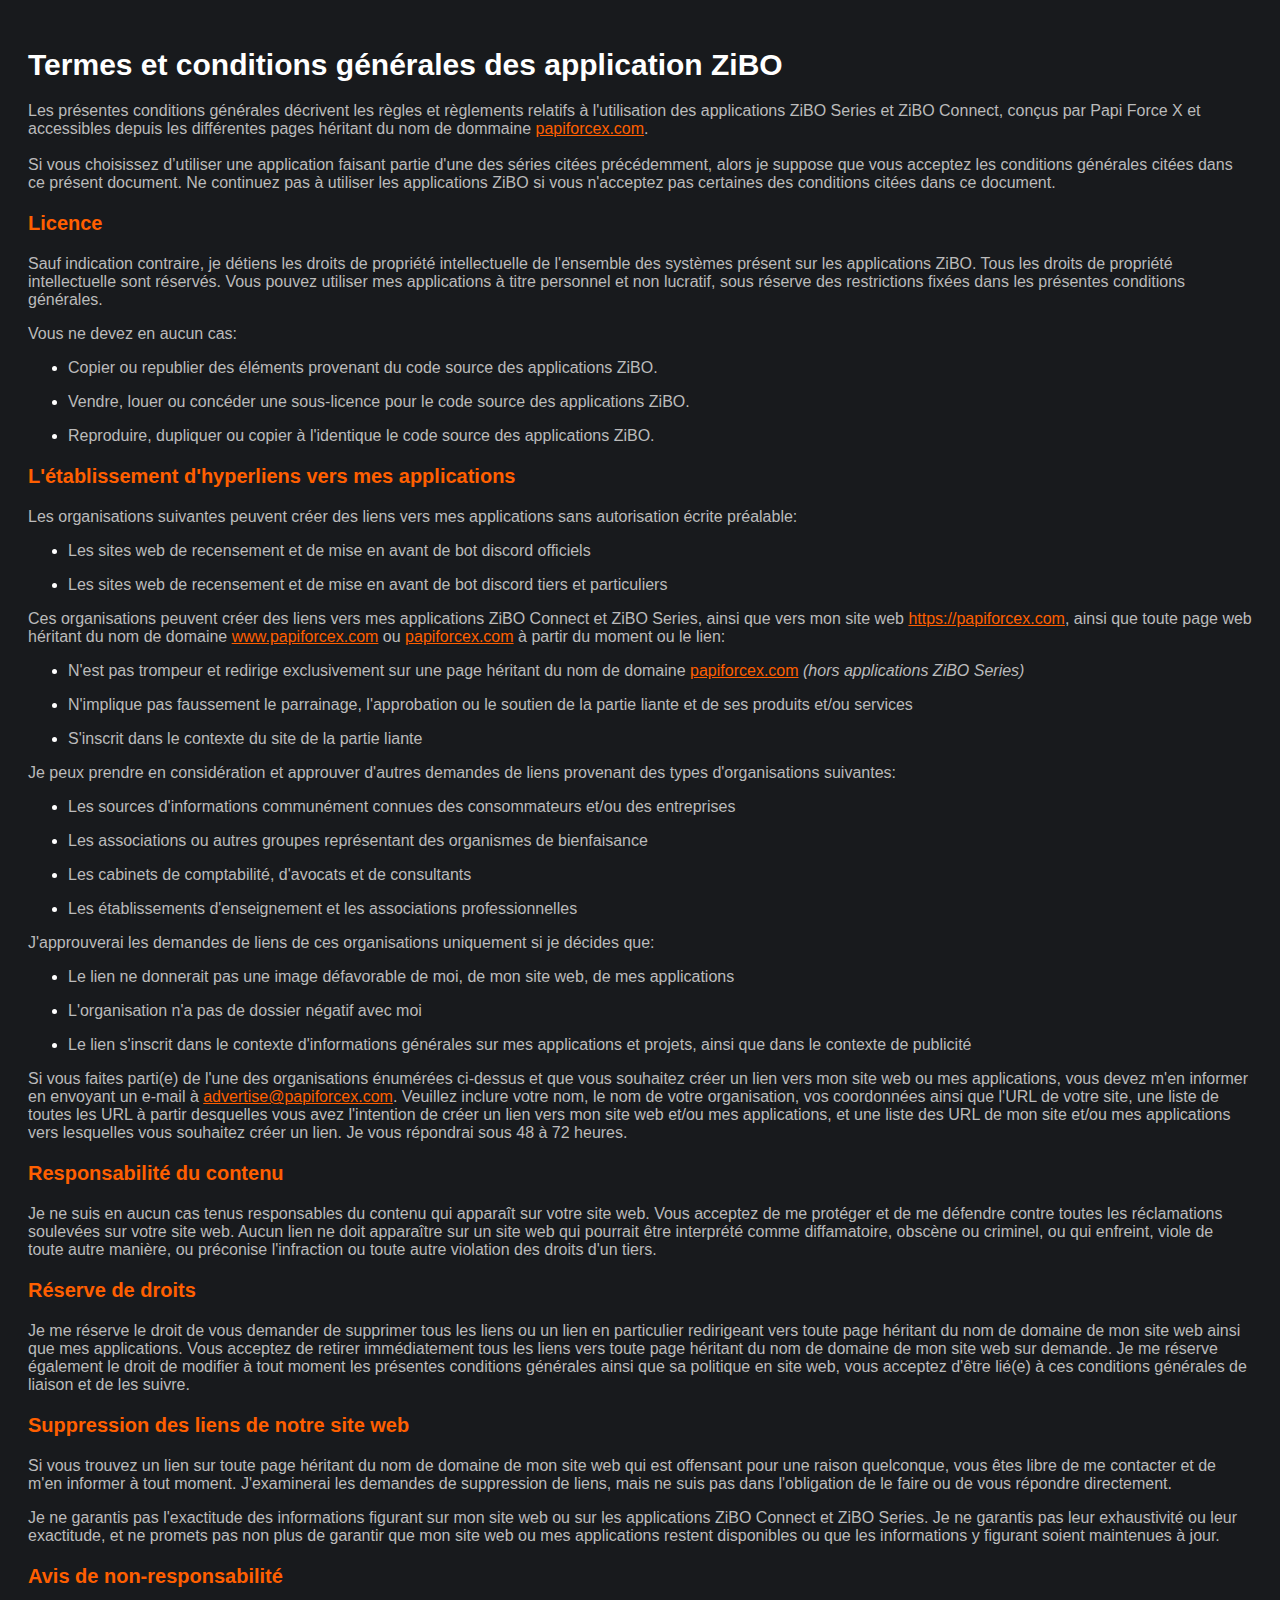
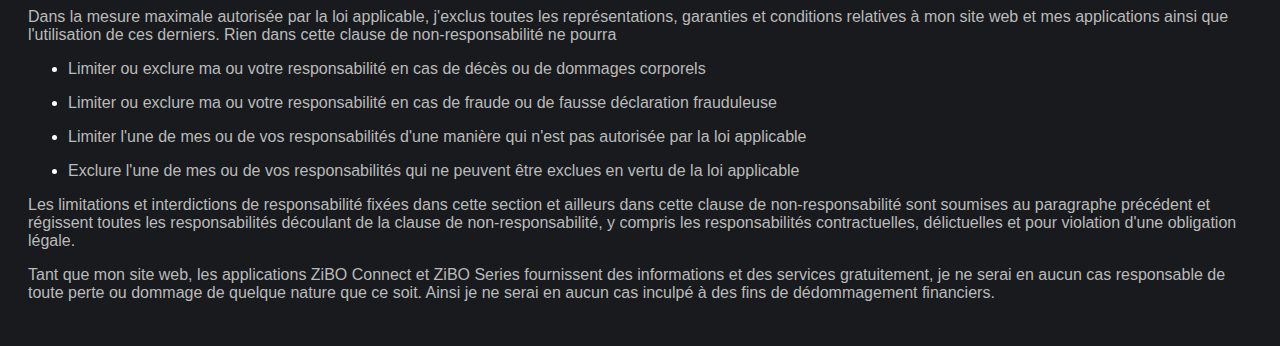
<file: zibo/conditions/index.html>
<!DOCTYPE html>
<html>

<head>
    <meta charset="utf-8">
    <meta name="viewport" content="width=device-width, initial-scale=1, shrink-to-fit=no">

    <meta name="description"
        content="Termes et conditions générales des applications ZiBO Series et ZiBO Connect developpées par Papi Force X." />
    <meta name="author" content="Papi Force X" />

    <meta property="og:type" content="website">
    <meta property="og:title" content="Termes et conditions générales des application ZiBO Series">
    <meta property="og:url" content="https://papiforcex.com/zibo/">
    <meta property="og:image" content="../../assets/images/icon/favicon.ico">
    <meta property="og:description"
        content="Termes et conditions générales des applications ZiBO Series et ZiBO Connect developpées par Papi Force X.">

    <title>Termes et conditions générales</title>

    <link rel="icon" type="image/x-icon" href="../../assets/images/icon/favicon.ico" />
</head>

<body onload="checkMobile()">
    <section>
        <h1>Termes et conditions générales des application ZiBO</h1>
        <p>
            Les présentes conditions générales décrivent les règles et règlements relatifs à l'utilisation des
            applications ZiBO Series et ZiBO Connect, conçus par Papi Force X et accessibles depuis les différentes
            pages héritant du nom de dommaine <a href="https://papiforcex.com/">papiforcex.com</a>.
            <br><br>
            Si vous choisissez d’utiliser une application faisant partie d'une des séries citées précédemment, alors
            je suppose que vous acceptez les conditions générales citées dans ce présent document. Ne continuez pas à
            utiliser les applications ZiBO si vous n'acceptez pas certaines des conditions citées dans ce document.
        </p>
    </section>
    <section>
        <h3>Licence</h3>
        <p>
            Sauf indication contraire, je détiens les droits
            de propriété intellectuelle de l'ensemble des systèmes présent sur les applications ZiBO. Tous les droits de
            propriété intellectuelle sont réservés. Vous pouvez utiliser mes applications à titre personnel et non
            lucratif,
            sous réserve des restrictions fixées dans les présentes conditions générales.
        </p>
        <p>
            Vous ne devez en aucun cas:
        </p>
        <ul>
            <li>
                <p>
                    Copier ou republier des éléments provenant du code source des applications ZiBO.
                </p>
            </li>
            <li>
                <p>
                    Vendre, louer ou concéder une sous-licence pour le code source des applications ZiBO.
                </p>
            </li>
            <li>
                <p>
                    Reproduire, dupliquer ou copier à l'identique le code source des applications ZiBO.
                </p>
            </li>
        </ul>
    </section>
    <section>
        <h3>L'établissement d'hyperliens vers mes applications</h3>
        <p>
            Les organisations suivantes peuvent créer des liens vers mes applications sans autorisation écrite
            préalable:
        </p>
        <ul>
            <li>
                <p>
                    Les sites web de recensement et de mise en avant de bot discord officiels
                </p>
            </li>
            <li>
                <p>
                    Les sites web de recensement et de mise en avant de bot discord tiers et particuliers
                </p>
            </li>
        </ul>
        <p>
            Ces organisations peuvent créer des liens vers mes applications ZiBO Connect et ZiBO Series, ainsi que vers
            mon site web <a href="https://papiforcex.com" target="_blank">https://papiforcex.com</a>, ainsi que toute
            page web héritant du nom de domaine <a href="https://www.papiforcex.com"
                target="_blank">www.papiforcex.com</a> ou <a href="https://papiforcex.com"
                target="_blank">papiforcex.com</a> à partir du moment ou le lien:
        </p>
        <ul>
            <li>
                <p>
                    N'est pas trompeur et redirige exclusivement sur une page héritant du nom de domaine <a
                        href="https://papiforcex.com" target="_blank">papiforcex.com</a> <em>(hors applications ZiBO
                        Series)</em>
                </p>
            </li>
            <li>
                <p>
                    N'implique pas faussement le parrainage, l'approbation ou le soutien de la partie liante et
                    de ses
                    produits et/ou services
                </p>
            </li>
            <lI>
                <p>
                    S'inscrit dans le contexte du site de la partie liante
                </p>
            </lI>
        </ul>
        <p>
            Je peux prendre en considération et approuver d'autres demandes de liens provenant des types d'organisations
            suivantes:
        </p>
        <ul>
            <li>
                <p>
                    Les sources d'informations communément connues des consommateurs et/ou des entreprises
                </p>
            </li>
            <li>
                <p>
                    Les associations ou autres groupes représentant des organismes de bienfaisance
                </p>
            </li>
            <li>
                <p>
                    Les cabinets de comptabilité, d'avocats et de consultants
                </p>
            </li>
            <li>
                <p>
                    Les établissements d'enseignement et les associations professionnelles
                </p>
            </li>
        </ul>
        <p>
            J'approuverai les demandes de liens de ces organisations uniquement si je décides que:
        </p>
        <ul>
            <li>
                <p>
                    Le lien ne donnerait pas une image défavorable de moi, de mon site web, de mes applications
                </p>
            </li>
            <li>
                <p>
                    L'organisation n'a pas de dossier négatif avec moi
                </p>
            </li>
            <li>
                <p>
                    Le lien s'inscrit dans le contexte d'informations générales sur mes applications et projets, ainsi
                    que dans le contexte de publicité
                </p>
            </li>
        </ul>
        <p>
            Si vous faites parti(e) de l'une des organisations énumérées ci-dessus et que vous souhaitez créer un lien vers mon site web ou mes applications, vous devez m'en informer en envoyant un e-mail à <a href="advertise@papiforcex.com">advertise@papiforcex.com</a>. Veuillez inclure votre nom, le nom de votre organisation, vos coordonnées ainsi que l'URL de votre site, une liste de toutes les URL à partir desquelles vous avez l'intention de créer un lien vers mon site web et/ou mes applications, et une liste des URL de mon site et/ou mes applications vers lesquelles vous souhaitez créer un lien. Je vous répondrai sous 48 à 72 heures.
        </p>
    </section>
    <section>
        <h3>Responsabilité du contenu</h3>
        <p>
            Je ne suis en aucun cas tenus responsables du contenu qui apparaît sur votre site web. Vous acceptez de me
            protéger et de me défendre contre toutes les réclamations soulevées sur votre site web. Aucun
            lien ne doit apparaître sur un site web qui pourrait être interprété comme diffamatoire, obscène ou
            criminel, ou qui enfreint, viole de toute autre manière, ou préconise l'infraction ou toute autre violation
            des droits d'un tiers.
        </p>
    </section>
    <section>
        <h3>Réserve de droits</h3>
        <p>
            Je me réserve le droit de vous demander de supprimer tous les liens ou un lien en particulier redirigeant
            vers toute page héritant du nom de domaine de mon site web ainsi que mes applications. Vous acceptez de
            retirer immédiatement tous les liens vers toute page héritant du nom de domaine de mon site web sur demande.
            Je me réserve également le droit de modifier à tout moment les présentes conditions générales ainsi que sa
            politique en site web, vous acceptez d'être lié(e) à ces conditions générales de liaison et de les suivre.
        </p>
    </section>
    <section>
        <h3>Suppression des liens de notre site web</h3>
        <p>
            Si vous trouvez un lien sur toute page héritant du nom de domaine de mon site web qui est offensant pour une
            raison quelconque, vous êtes libre de me contacter et de m'en informer à tout moment. J'examinerai les
            demandes de suppression de liens, mais ne suis pas dans l'obligation de le faire ou de vous répondre
            directement.
        </p>
        <p>
            Je ne garantis pas l'exactitude des informations figurant sur mon site web ou sur les applications ZiBO
            Connect et ZiBO Series. Je ne garantis pas leur exhaustivité ou leur exactitude, et ne promets pas non plus
            de garantir que mon site web ou mes applications restent disponibles ou que les informations y figurant
            soient maintenues à jour.
        </p>
    </section>
    <section>
        <h3>Avis de non-responsabilité</h3>
        <p>
            Dans la mesure maximale autorisée par la loi applicable, j'exclus toutes les représentations, garanties et
            conditions relatives à mon site web et mes applications ainsi que l'utilisation de ces derniers. Rien dans
            cette clause de non-responsabilité ne pourra
        </p>
        <ul>
            <li>
                <p>
                    Limiter ou exclure ma ou votre responsabilité en cas de décès ou de dommages corporels
                </p>
            </li>
            <li>
                <p>
                    Limiter ou exclure ma ou votre responsabilité en cas de fraude ou de fausse déclaration frauduleuse
                </p>
            </li>
            <li>
                <p>
                    Limiter l'une de mes ou de vos responsabilités d'une manière qui n'est pas autorisée par la loi
                    applicable
                </p>
            </li>
            <li>
                <p>
                    Exclure l'une de mes ou de vos responsabilités qui ne peuvent être exclues en vertu de la loi
                    applicable
                </p>
            </li>
        </ul>
        <p>
            Les limitations et interdictions de responsabilité fixées dans cette section et ailleurs dans cette clause
            de non-responsabilité sont soumises au paragraphe précédent et régissent toutes les responsabilités
            découlant de la clause de non-responsabilité, y compris les responsabilités contractuelles, délictuelles et
            pour violation d'une obligation légale.
        </p>
        <p>
            Tant que mon site web, les applications ZiBO Connect et ZiBO Series fournissent des informations et des
            services
            gratuitement, je ne serai en aucun cas responsable de toute perte ou dommage de quelque nature que ce soit.
            Ainsi
            je ne serai en aucun cas inculpé à des fins de dédommagement financiers.
        </p>
    </section>
</body>

</html>
<style>
    body {
        background-color: #181a1d;
        text-align: left;
        font-family: 'Gill Sans', 'Gill Sans MT', Calibri, 'Trebuchet MS', sans-serif;
        color: white;
        padding: 20px;
        -ms-overflow-style: none;
        scrollbar-width: none;
    }

    body::-webkit-scrollbar {
        display: none;
    }

    h1 {
        font-size: 30px;
    }

    h3 {
        color: #ff5f00;
        font-size: 20px;
    }

    p {
        color: #bbb;
        font-size: 16px;
    }

    a {
        color: #ff5f00;
    }
</style>
<script>
    function checkMobile() {
        if (window.innerWidth < window.innerHeight) {
            document.getElementsByTagName("h1")[0].style.fontSize = "1.5em";
        }
    }
</script>
</file>
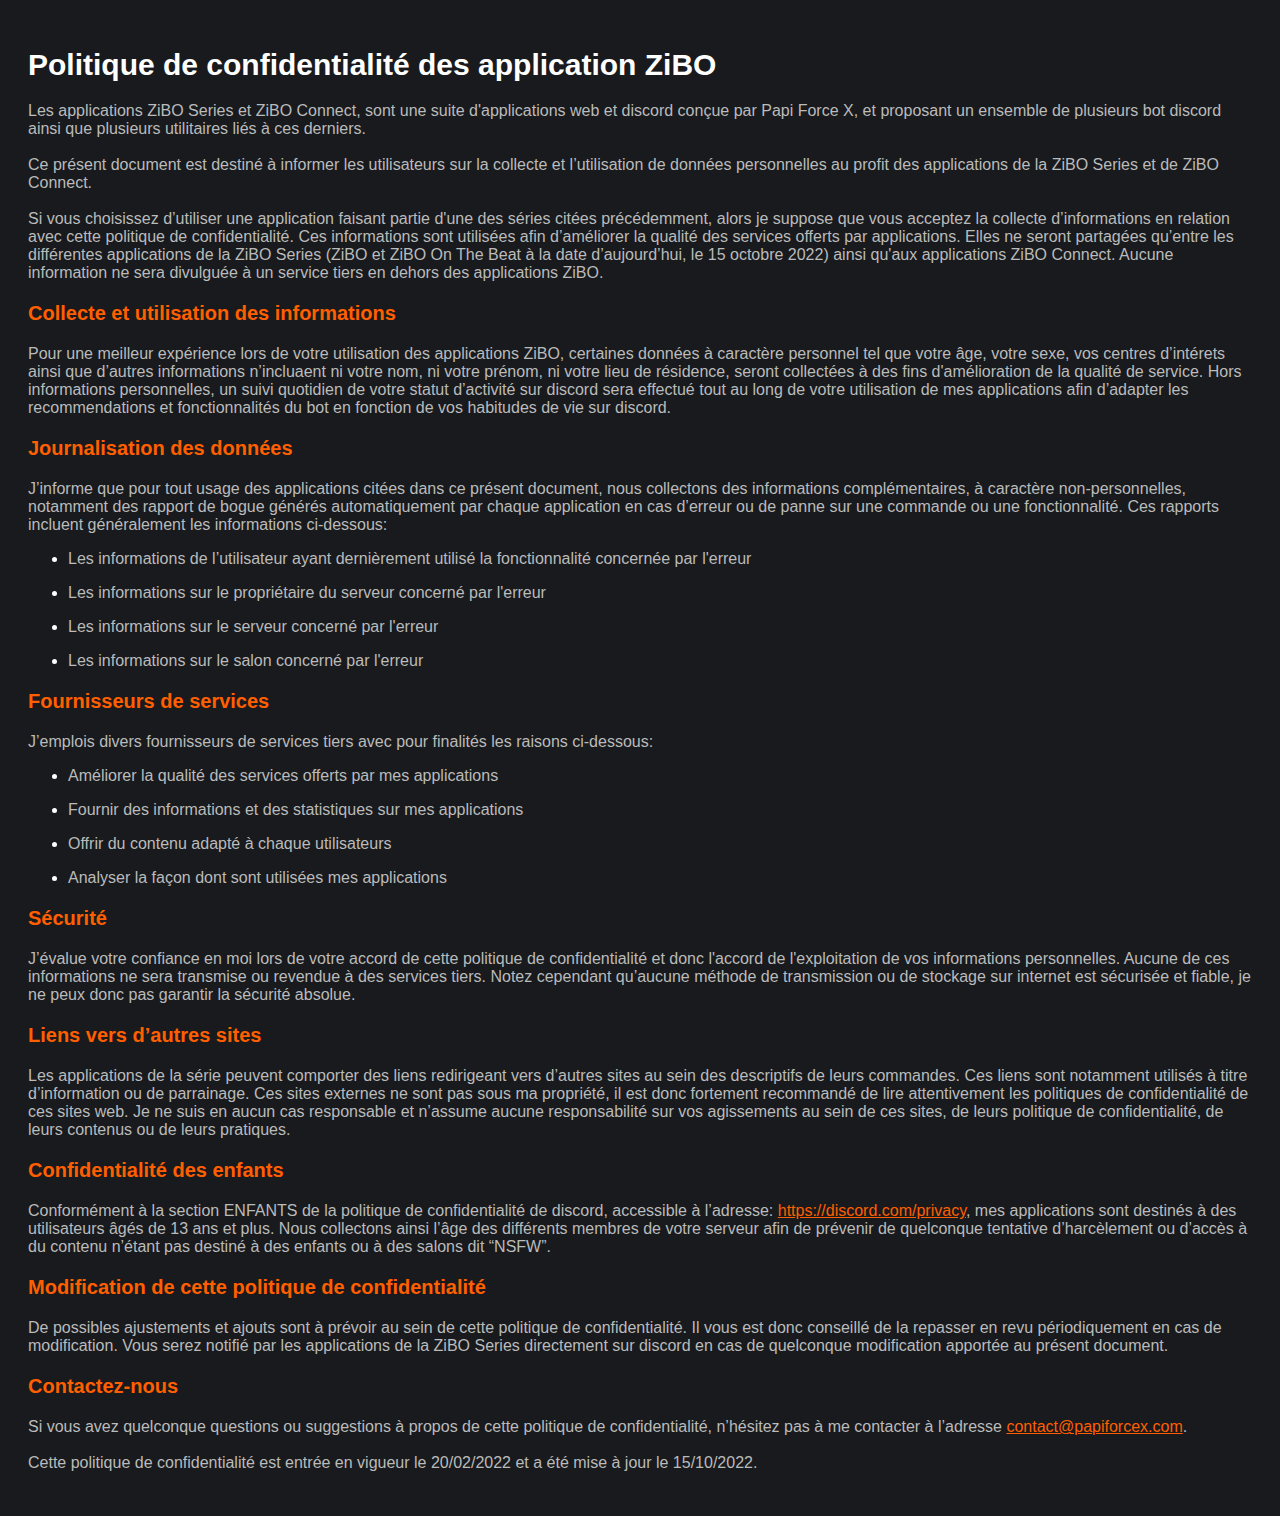
<file: zibo/confidentialite/index.html>
<!DOCTYPE html>
<html>

<head>
    <meta charset="utf-8">
    <meta name="viewport" content="width=device-width, initial-scale=1, shrink-to-fit=no">

    <meta name="description"
        content="Politique de confidentialité des applications ZiBO Series et ZiBO Connect developpées par Papi Force X." />
    <meta name="author" content="Papi Force X" />

    <meta property="og:type" content="website">
    <meta property="og:title" content="Politique de confidentialité des application ZiBO Series">
    <meta property="og:url" content="https://papiforcex.com/zibo/">
    <meta property="og:image" content="../../assets/images/icon/favicon.ico">
    <meta property="og:description"
        content="Politique de confidentialité des applications ZiBO Series et ZiBO Connect developpées par Papi Force X.">

    <title>Politique de confidentialité ZiBO</title>

    <link rel="icon" type="image/x-icon" href="../../assets/images/icon/favicon.ico" />
</head>

<body onload="checkMobile()">
    <section>
        <h1>Politique de confidentialité des application ZiBO</h1>
        <p>
            Les applications ZiBO Series et ZiBO Connect, sont une suite d'applications web et discord conçue par Papi
            Force X, et proposant un ensemble de plusieurs bot discord ainsi que plusieurs utilitaires liés à ces
            derniers.
            <br><br>
            Ce présent document est destiné à informer les utilisateurs sur la collecte et l’utilisation de données
            personnelles au profit des applications de la ZiBO Series et de ZiBO Connect.
            <br><br>
            Si vous choisissez d’utiliser une application faisant partie d'une des séries citées précédemment, alors
            je suppose que vous acceptez la collecte d’informations en relation avec cette politique de confidentialité. Ces
            informations sont utilisées afin d’améliorer la qualité des services offerts par applications. Elles ne
            seront partagées qu’entre les différentes applications de la ZiBO Series (ZiBO et ZiBO On The Beat à la date
            d’aujourd’hui, le 15 octobre 2022) ainsi qu'aux applications ZiBO Connect. Aucune information ne sera
            divulguée à un service tiers en dehors des applications ZiBO.
        </p>
    </section>
    <section>
        <h3>Collecte et utilisation des informations</h3>
        <p>
            Pour une meilleur expérience lors de votre utilisation des applications ZiBO, certaines données à caractère
            personnel tel que votre âge, votre sexe, vos centres d’intérets ainsi que d’autres informations n’incluaent
            ni votre nom, ni votre prénom, ni votre lieu de résidence, seront collectées à des fins d'amélioration de la
            qualité de service. Hors informations personnelles, un suivi quotidien de votre statut d’activité sur
            discord sera effectué tout au long de votre utilisation de mes applications afin d’adapter les
            recommendations et fonctionnalités du bot en fonction de vos habitudes de vie sur discord.
        </p>
    </section>
    <section>
        <h3>Journalisation des données</h3>
        <p>
            J’informe que pour tout usage des applications citées dans ce présent document, nous collectons des
            informations complémentaires, à caractère non-personnelles, notamment des rapport de bogue générés
            automatiquement par chaque application en cas d’erreur ou de panne sur une commande ou une fonctionnalité.
            Ces rapports incluent généralement les informations ci-dessous:
        </p>
        <ul>
            <li>
                <p>Les informations de l’utilisateur ayant dernièrement utilisé la fonctionnalité concernée par l'erreur
                </p>
            </li>
            <li>
                <p>Les informations sur le propriétaire du serveur concerné par l'erreur</p>
            </li>
            <li>
                <p>Les informations sur le serveur concerné par l'erreur</p>
            </li>
            <li>
                <p>Les informations sur le salon concerné par l'erreur</p>
            </li>
        </ul>
    </section>
    <section>
        <h3>Fournisseurs de services</h3>
        <p>
            J’emplois divers fournisseurs de services tiers avec pour finalités les raisons ci-dessous:
        </p>
        <ul>
            <li>
                <p>
                    Améliorer la qualité des services offerts par mes applications
                </p>
            </li>
            <li>
                <p>
                    Fournir des informations et des statistiques sur mes applications
                </p>
            </li>
            <li>
                <p>
                    Offrir du contenu adapté à chaque utilisateurs
                </p>
            </li>
            <li>
                <p>
                    Analyser la façon dont sont utilisées mes applications
                </p>
            </li>
        </ul>
    </section>
    <section>
        <h3>Sécurité</h3>
        <p>
            J’évalue votre confiance en moi lors de votre accord de cette politique de confidentialité et donc l'accord
            de l'exploitation de vos informations personnelles. Aucune de ces informations ne sera transmise ou revendue
            à des services tiers. Notez cependant qu’aucune méthode de transmission ou de stockage sur internet est
            sécurisée et fiable, je ne peux donc pas garantir la sécurité absolue.
        </p>
    </section>
    <section>
        <h3>Liens vers d’autres sites</h3>
        <p>
            Les applications de la série peuvent comporter des liens redirigeant vers d’autres sites au sein des
            descriptifs de leurs commandes. Ces liens sont notamment utilisés à titre d’information ou de parrainage.
            Ces sites externes ne sont pas sous ma propriété, il est donc fortement recommandé de lire attentivement les
            politiques de confidentialité de ces sites web. Je ne suis en aucun cas responsable et n’assume aucune
            responsabilité sur vos agissements au sein de ces sites, de leurs politique de confidentialité, de leurs
            contenus ou de leurs pratiques.
        </p>
    </section>
    <section>
        <h3>Confidentialité des enfants</h3>
        <p>
            Conformément à la section ENFANTS de la politique de confidentialité de discord, accessible à l’adresse: <a
                href="https://discord.com/privacy" target="_blank">https://discord.com/privacy</a>, mes applications
            sont destinés à des utilisateurs âgés de 13 ans et plus. Nous collectons ainsi l’âge des différents membres
            de votre serveur afin de prévenir de quelconque tentative d’harcèlement ou d’accès à du contenu n’étant pas
            destiné à des enfants ou à des salons dit “NSFW”.
        </p>
    </section>
    <section>
        <h3>Modification de cette politique de confidentialité</h3>
        <p>
            De possibles ajustements et ajouts sont à prévoir au sein de cette politique de confidentialité. Il vous est
            donc conseillé de la repasser en revu périodiquement en cas de modification. Vous serez notifié par les
            applications de la ZiBO Series directement sur discord en cas de quelconque modification apportée au présent
            document.
        </p>
    </section>
    <section>
        <h3>Contactez-nous</h3>
        <p>
            Si vous avez quelconque questions ou suggestions à propos de cette politique de confidentialité, n’hésitez
            pas à me contacter à l’adresse <a
                href="mailto:contact@papiforcex.com?Subject=À%20propos%20de%20la%20politique%20de%20confidentialité">contact@papiforcex.com</a>.
            <br><br>
            Cette politique de confidentialité est entrée en vigueur le 20/02/2022 et a été mise à jour le 15/10/2022.
        </p>
    </section>
</body>

</html>
<style>
    body {
        background-color: #181a1d;
        text-align: left;
        font-family: 'Gill Sans', 'Gill Sans MT', Calibri, 'Trebuchet MS', sans-serif;
        color: white;
        padding: 20px;
        -ms-overflow-style: none;
        scrollbar-width: none;
    }

    body::-webkit-scrollbar {
        display: none;
    }

    h1 {
        font-size: 30px;
    }

    h3 {
        color: #ff5f00;
        font-size: 20px;
    }

    p {
        color: #bbb;
        font-size: 16px;
    }

    a {
        color: #ff5f00;
    }
</style>
<script>
    function checkMobile() {
        if (window.innerWidth < window.innerHeight) {
            document.getElementsByTagName("h1")[0].style.fontSize = "1.5em";
        }
    }
</script>
</file>
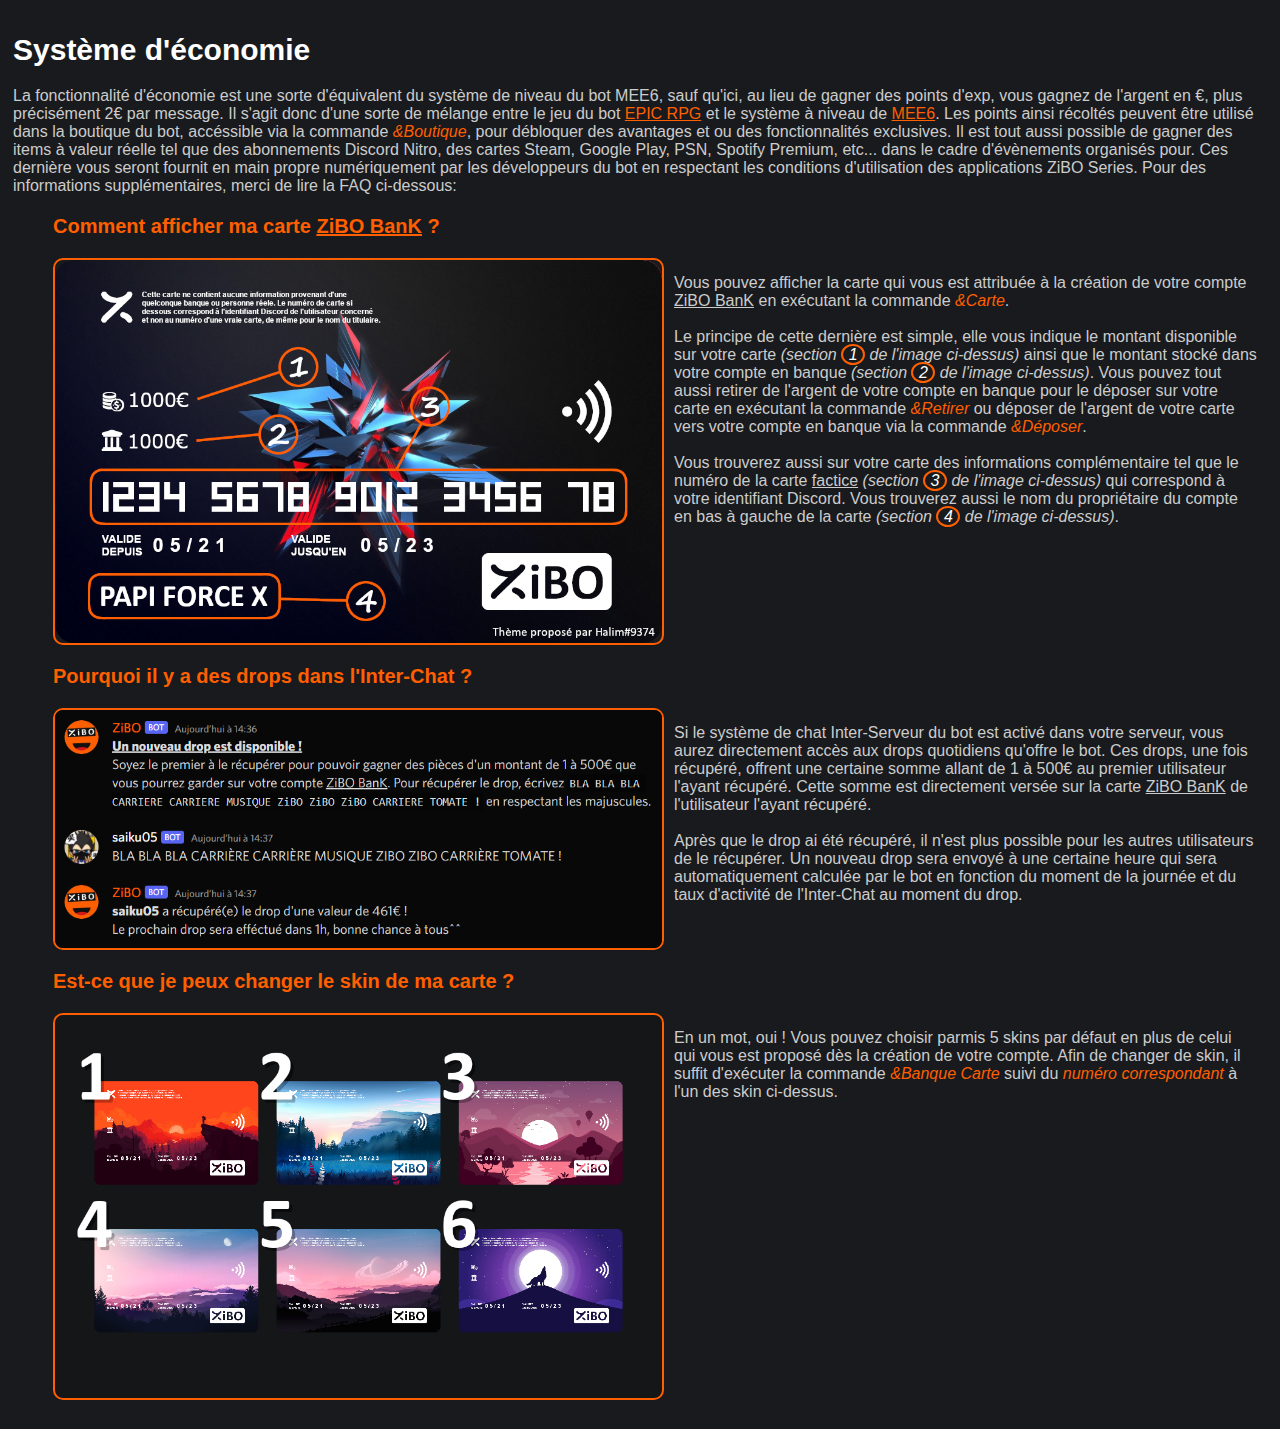
<file: zibo/assets/commandes/economie.html>
<!DOCTYPE html>
<html>
    <head>
        <meta charset="UTF-8">
    </head>
    <body onload="checkMobile()">
        <h1 id="mainTitle">Système d'économie</h1>
        <p>La fonctionnalité d'économie est une sorte d'équivalent du système de niveau du bot MEE6, sauf qu'ici, au lieu de gagner des points d'exp, vous gagnez de l'argent en €, plus précisément 2€ par message. Il s'agit donc d'une sorte de mélange entre le jeu du bot <a href="https://epic-rpg.fandom.com/wiki/EPIC_RPG_Wiki" target="_blank">EPIC RPG</a> et le système à niveau de <a href="https://mee6.xyz/plugins/engagement-and-fun" target="_blank">MEE6</a>. Les points ainsi récoltés peuvent être utilisé dans la boutique du bot, accéssible via la commande <em class="command">&Boutique</em>, pour débloquer des avantages et ou des fonctionnalités exclusives. Il est tout aussi possible de gagner des items à valeur réelle tel que des abonnements Discord Nitro, des cartes Steam, Google Play, PSN, Spotify Premium, etc... dans le cadre d'évènements organisés pour. Ces dernière vous seront fournit en main propre numériquement par les développeurs du bot en respectant les conditions d'utilisation des applications ZiBO Series. Pour des informations supplémentaires, merci de lire la FAQ ci-dessous:</p>
        <ul>
            <li>
                <h3>Comment afficher ma carte <u>ZiBO BanK</u> ?</h3>
                <div id="faqParent1">
                    <img src="../images/Economy_Card_Infos.png">
                    <div class="infoDescription">
                        <p>Vous pouvez afficher la carte qui vous est attribuée à la création de votre compte <u>ZiBO BanK</u> en exécutant la commande <em class="command">&Carte</em>.<br><br>Le principe de cette dernière est simple, elle vous indique le montant disponible sur votre carte <em>(section <span class="indicators">1</span> de l'image ci-dessus)</em> ainsi que le montant stocké dans votre compte en banque <em>(section <span class="indicators">2</span> de l'image ci-dessus)</em>. Vous pouvez tout aussi retirer de l'argent de votre compte en banque pour le déposer sur votre carte en exécutant la commande <em class="command">&Retirer</em> ou déposer de l'argent de votre carte vers votre compte en banque via la commande <em class="command">&Déposer</em>.<br><br>Vous trouverez aussi sur votre carte des informations complémentaire tel que le numéro de la carte <u>factice</u> <em>(section <span class="indicators">3</span> de l'image ci-dessus)</em> qui correspond à votre identifiant Discord. Vous trouverez aussi le nom du propriétaire du compte en bas à gauche de la carte <em>(section <span class="indicators">4</span> de l'image ci-dessus)</em>.</p>
                    </div>
                </div>
            </li>
            <li>
                <h3>Pourquoi il y a des drops dans l'Inter-Chat ?</h3>
                <div id="faqParent2">
                    <img src="../images/Capture_d_écran_2022-05-21_153100.png">
                    <div class="infoDescription">
                        <p>Si le système de chat Inter-Serveur du bot est activé dans votre serveur, vous aurez directement accès aux drops quotidiens qu'offre le bot. Ces drops, une fois récupéré, offrent une certaine somme allant de 1 à 500€ au premier utilisateur l'ayant récupéré. Cette somme est directement versée sur la carte <u>ZiBO BanK</u> de l'utilisateur l'ayant récupéré.<br><br>Après que le drop ai été récupéré, il n'est plus possible pour les autres utilisateurs de le récupérer. Un nouveau drop sera envoyé à une certaine heure qui sera automatiquement calculée par le bot en fonction du moment de la journée et du taux d'activité de l'Inter-Chat au moment du drop.</p>
                    </div>
                </div>
            </li>
            <li>
                <h3>Est-ce que je peux changer le skin de ma carte ?</h3>
                <div id="faqParent3">
                    <img src="../images/Economy_Card_Skin_Pack.png">
                    <div class="infoDescription">
                        <p>En un mot, oui ! Vous pouvez choisir parmis 5 skins par défaut en plus de celui qui vous est proposé dès la création de votre compte. Afin de changer de skin, il suffit d'exécuter la commande <em class="command">&Banque Carte</em> suivi du <em class="command">numéro correspondant</em> à l'un des skin ci-dessus.</p>
                    </div>
                </div>
            </li>
        </ul>
    </body>
    <style>
        body{
            background-color: #181a1d;
            font-family: 'Gill Sans', 'Gill Sans MT', Calibri, 'Trebuchet MS', sans-serif;
            color: white;
            padding: 5px;
            -ms-overflow-style: none;
            scrollbar-width: none;
        }
        body::-webkit-scrollbar {
            display: none;
          }
        p, a{
            font-size: 16px;
            color: #ccc;
        }
        .botSign{
            background: #7289da;
            color: white;
            padding: 3px;
            font-weight: bold;
            border-radius: 5px;
        }
        .command, a{
            color: #ff5f00;
        }
        .indicators{
            color: white;
            padding-left: 5.5px;
            padding-right: 5.5px;
            border: solid 2px #ff5f00;
            border-radius: 50%;
        }
        #titleContainer{
            position: absolute;
            top: 10px;
            left: 10px;
            right: 10px;
            bottom: calc(100% - 75px)
        }
        #faqParent1, #faqParent2, #faqParent3{
            display: flex;
            flex-wrap: nowrap;
        }
        li{
            list-style: none;
        }
        h1{
            font-size: 30px;
        }
        h3{
            color: #ff5f00;
            font-size: 20px;
        }
        li img{
            pointer-events: none;
            border-radius: 10px;
            border: solid #ff5f00 2px;
            max-width: 100%;
            width: 50%;
            height: 25%;
        }
        .infoDescription{
            padding-left: 10px;
            padding-right: 10px;
        }
    </style>
    <script>
        function checkMobile(){
            if(window.innerWidth < window.innerHeight){
                document.getElementById("faqParent1").style.display = "block";
                document.getElementById("faqParent2").style.display = "block";
                document.getElementById("faqParent3").style.display = "block";

                document.getElementsByTagName("h1")[0].style.fontSize = "1.5em";

                for(let index = 0; index < document.getElementsByTagName("li").length; ++index){
                    document.getElementsByTagName("li")[index].style.width = "100%";
                    document.getElementsByTagName("li")[index].getElementsByTagName("img")[0].style.width = "calc(100% - 20px)";
                }
            }
        }
    </script>
</html>
</file>
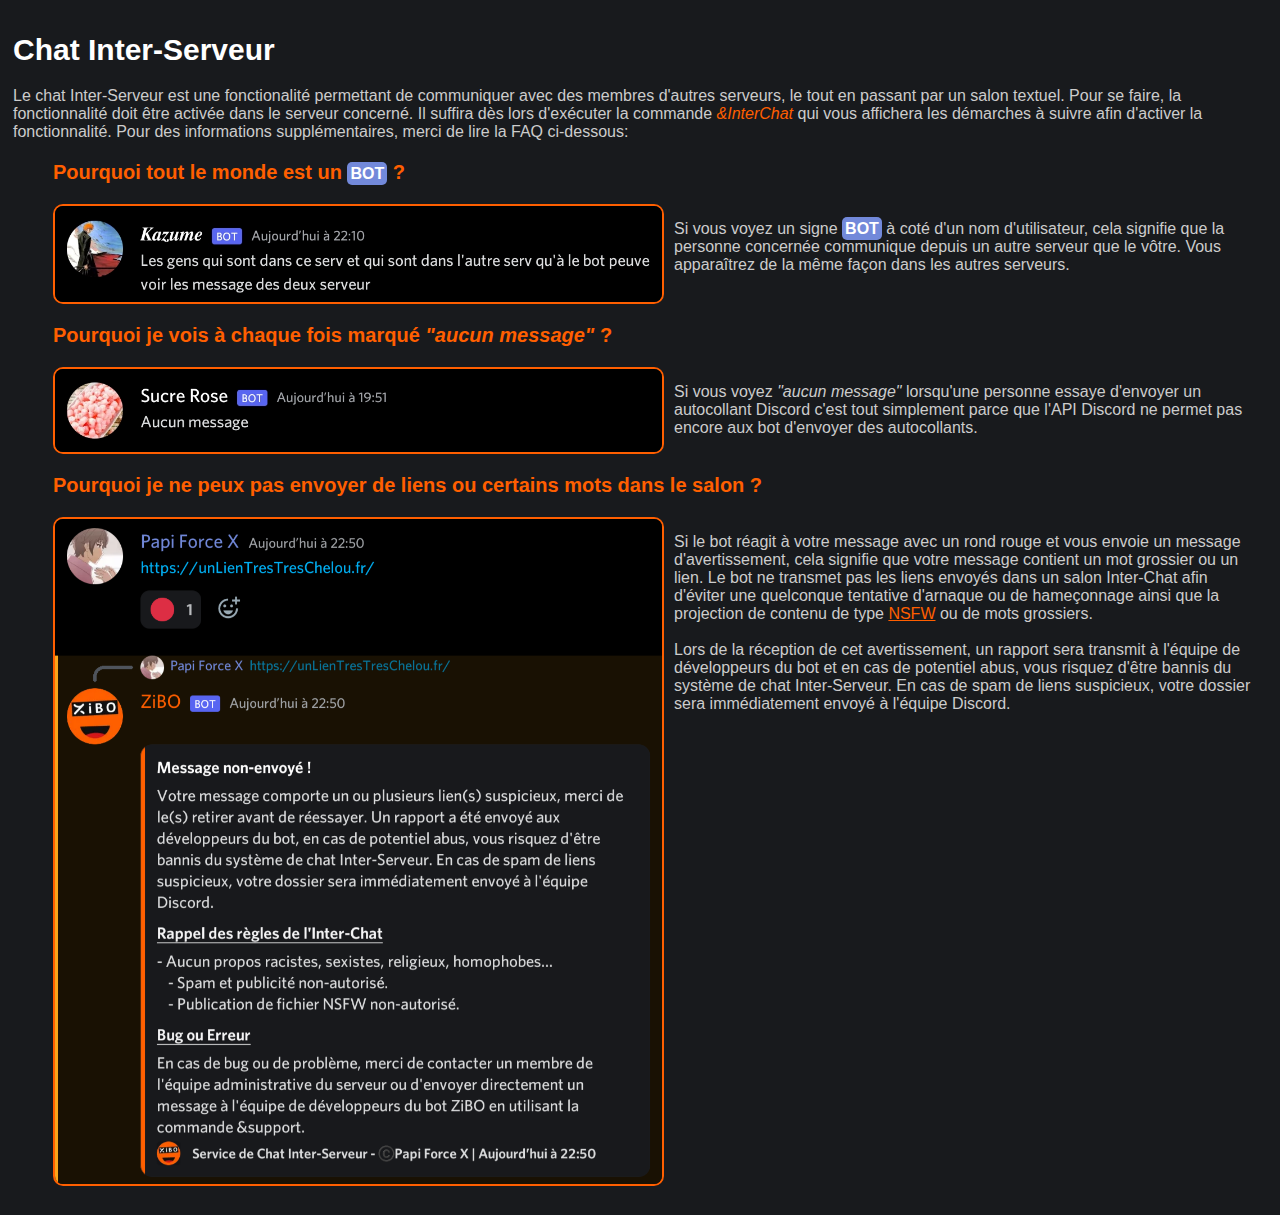
<file: zibo/assets/commandes/interchat.html>
<!DOCTYPE html>
<html>
    <head>
        <meta charset="UTF-8">
    </head>
    <body onload="checkMobile()">
        <h1 id="mainTitle">Chat Inter-Serveur</h1>
        <p>Le chat Inter-Serveur est une fonctionalité permettant de communiquer avec des membres d'autres serveurs, le tout en passant par un salon textuel. Pour se faire, la fonctionnalité doit être activée dans le serveur concerné. Il suffira dès lors d'exécuter la commande <em class="command">&InterChat</em> qui vous affichera les démarches à suivre afin d'activer la fonctionnalité. Pour des informations supplémentaires, merci de lire la FAQ ci-dessous:</p>
        <ul>
            <li>
                <h3>Pourquoi tout le monde est un <a class="botSign">BOT</a> ?</h3>
                <div id="faqParent1">
                    <img src="../images/Screenshot_20220508-221139_Discord.png">
                    <div class="infoDescription">
                        <p>Si vous voyez un signe <a class="botSign">BOT</a> à coté d'un nom d'utilisateur, cela signifie que la personne concernée communique depuis un autre serveur que le vôtre. Vous apparaîtrez de la même façon dans les autres serveurs.</p>
                    </div>
                </div>
            </li>
            <li>
                <h3>Pourquoi je vois à chaque fois marqué <em>"aucun message"</em> ?</h3>
                <div id="faqParent2">
                    <img src="../images/Screenshot_20220509-195256_Discord.png">
                    <div class="infoDescription">
                        <p>Si vous voyez <em>"aucun message"</em> lorsqu'une personne essaye d'envoyer un autocollant Discord c'est tout simplement parce que l'API Discord ne permet pas encore aux bot d'envoyer des autocollants.</p>
                    </div>
                </div>
            </li>
            <li>
                <h3>Pourquoi je ne peux pas envoyer de liens  ou certains mots dans le salon ?</h3>
                <div id="faqParent3">
                    <img src="../images/Screenshot_20220514-225835_Discord.png">
                    <div class="infoDescription">
                        <p>Si le bot réagit à votre message avec un rond rouge et vous envoie un message d'avertissement, cela signifie que votre message contient un mot grossier ou un lien. Le bot ne transmet pas les liens envoyés dans un salon Inter-Chat afin d'éviter une quelconque tentative d'arnaque ou de hameçonnage ainsi que la projection de contenu de type <a href="https://fr.wikipedia.org/wiki/Not_safe_for_work" target="_blank">NSFW</a> ou de mots grossiers.<br><br>Lors de la réception de cet avertissement, un rapport sera transmit à l'équipe de développeurs du bot et en cas de potentiel abus, vous risquez d'être bannis du système de chat Inter-Serveur. En cas de spam de liens suspicieux, votre dossier sera immédiatement envoyé à l'équipe Discord.</p>
                    </div>
                </div>
            </li>
        </ul>
    </body>
    <style>
        body{
            background-color: #181a1d;
            font-family: 'Gill Sans', 'Gill Sans MT', Calibri, 'Trebuchet MS', sans-serif;
            color: white;
            padding: 5px;
            -ms-overflow-style: none;
            scrollbar-width: none;
        }
        body::-webkit-scrollbar {
            display: none;
          }
        p, a{
            font-size: 16px;
            color: #ccc;
        }
        .botSign{
            background: #7289da;
            color: white;
            padding: 3px;
            font-weight: bold;
            border-radius: 5px;
        }
        .command, a{
            color: #ff5f00;
        }
        #titleContainer{
            position: absolute;
            top: 10px;
            left: 10px;
            right: 10px;
            bottom: calc(100% - 75px)
        }
        #faqParent1, #faqParent2, #faqParent3{
            display: flex;
            flex-wrap: nowrap;
        }
        li{
            list-style: none;
        }
        h1{
            font-size: 30px;
        }
        h3{
            color: #ff5f00;
            font-size: 20px;
        }
        li img{
            pointer-events: none;
            border-radius: 10px;
            border: solid #ff5f00 2px;
            max-width: 100%;
            width: 50%;
            height: 25%;
        }
        .infoDescription{
            padding-left: 10px;
            padding-right: 10px;
        }
    </style>
    <script>
        function checkMobile(){
            if(window.innerWidth < window.innerHeight){
                document.getElementById("faqParent1").style.display = "block";
                document.getElementById("faqParent2").style.display = "block";
                document.getElementById("faqParent3").style.display = "block";

                document.getElementsByTagName("h1")[0].style.fontSize = "1.5em";

                for(let index = 0; index < document.getElementsByTagName("li").length; ++index){
                    document.getElementsByTagName("li")[index].style.width = "100%";
                    document.getElementsByTagName("li")[index].getElementsByTagName("img")[0].style.width = "calc(100% - 20px)";
                }
            }
        }
    </script>
</html>
</file>
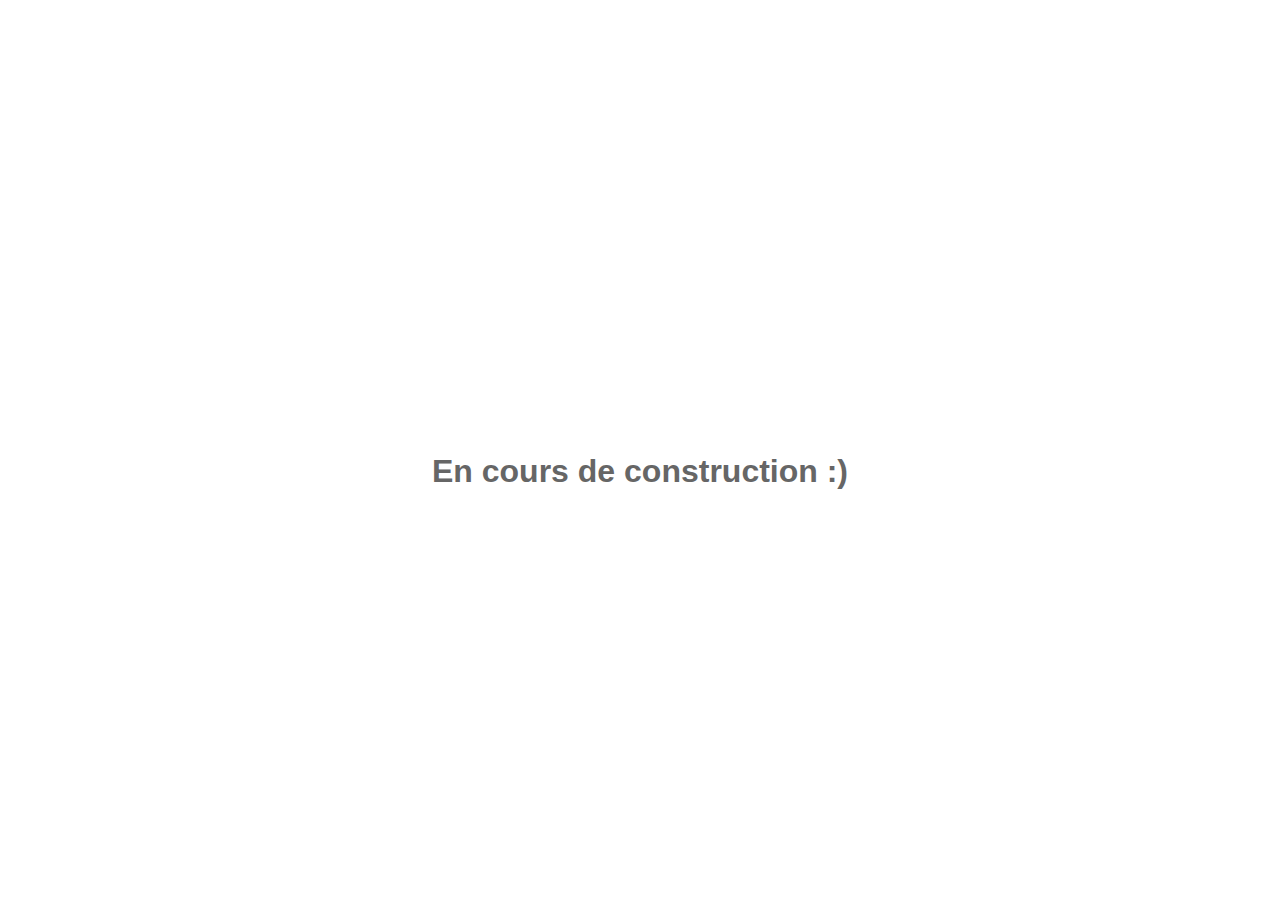
<file: zibo/assets/commandes/soon.html>
<!DOCTYPE html>
<html>
    <head>
        <meta charset="UTF-8">
    </head>
    <body>
        <h1>En cours de construction :)</h1>
    </body>
    <style>
        h1{
            position: absolute;
            top: 50%;
            left: 50%;
            transform: translate(-50%, -50%);
            text-align: center;
            color: #666;
            font-family: Arial, Helvetica, sans-serif;
        }
    </style>
</html>
</file>
